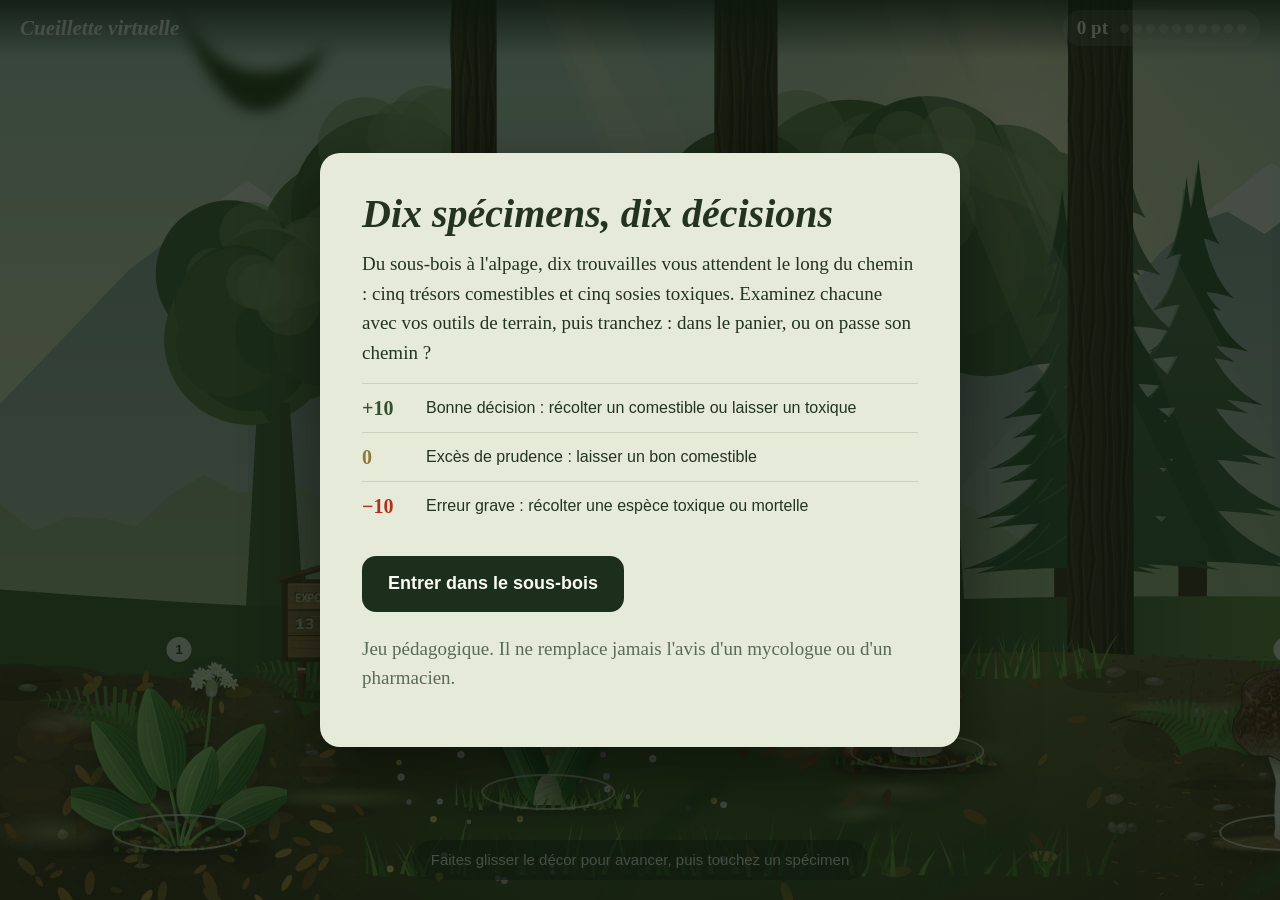
<file: index.html>
<!DOCTYPE html>
<html lang="fr">
<head>
<meta charset="utf-8">
<meta name="viewport" content="width=device-width, initial-scale=1, viewport-fit=cover, user-scalable=no">
<meta name="apple-mobile-web-app-capable" content="yes">
<meta name="apple-mobile-web-app-status-bar-style" content="black-translucent">
<title>Cueillette virtuelle — 10 enquêtes de terrain</title>
<link rel="stylesheet" href="css/style.css">
<link rel="stylesheet" href="css/basket.css">
<link rel="preconnect" href="https://fonts.googleapis.com">
<link rel="preconnect" href="https://fonts.gstatic.com" crossorigin>
<link rel="stylesheet" href="https://fonts.googleapis.com/css2?family=Nunito:wght@800&display=swap">
<link rel="stylesheet" href="css/finale.css">
</head>
<body>

<div id="forest"><div id="world">
  <div class="layer" id="lFar"></div>
  <div class="layer" id="lMid"></div>
  <div class="layer" id="lNear"></div>
  <div class="layer" id="lFront"></div>
</div></div>

<header id="hud">
  <h1>Cueillette virtuelle</h1>
  <div id="tracker" aria-live="polite"><span id="score">0 pt</span><span id="dots"></span></div>
</header>
<div id="hint">Faites glisser le décor pour avancer, puis touchez un spécimen</div>
<div id="flash"></div>

<!-- Panier -->
<div id="basket" class="hidden">
  <div id="tray" aria-hidden="true">
    <div class="trayHead"><h3>Mon panier</h3><span id="trayCount"></span></div>
    <ul id="trayList"></ul>
  </div>
  <button id="basketBtn" aria-expanded="false" aria-controls="tray">
    <svg id="bBack" viewBox="0 0 240 180" aria-hidden="true"></svg>
    <div id="bItems"></div>
    <svg id="bFront" viewBox="0 0 240 180" aria-hidden="true"></svg>
    <span id="bCount" hidden>0</span>
    <span id="bTag">Mon panier <b>▴</b></span>
  </button>
</div>

<section class="overlay open" id="intro" role="dialog" aria-modal="true">
  <div class="sheet">
    <h2>Dix spécimens, dix décisions</h2>
    <p>Du sous-bois à l'alpage, dix trouvailles vous attendent le long du chemin : cinq trésors comestibles et cinq sosies toxiques. Examinez chacune avec vos outils de terrain, puis tranchez : dans le panier, ou on passe son chemin ?</p>
    <ul class="rules">
      <li><b class="pos">+10</b><span>Bonne décision : récolter un comestible ou laisser un toxique</span></li>
      <li><b class="neu">0</b><span>Excès de prudence : laisser un bon comestible</span></li>
      <li><b class="neg">−10</b><span>Erreur grave : récolter une espèce toxique ou mortelle</span></li>
    </ul>
    <button class="btn btn-main" id="startBtn">Entrer dans le sous-bois</button>
    <p class="small" style="margin-top:22px">Jeu pédagogique. Il ne remplace jamais l'avis d'un mycologue ou d'un pharmacien.</p>
  </div>
</section>

<section class="overlay" id="inspect" role="dialog" aria-modal="true">
  <div class="sheet">
    <div id="stage">
      <div id="loupe"><div class="inner"></div><div class="cross"></div></div>
      <div id="scent"><div class="note"></div></div>
      <div id="stageCap"></div>
    </div>
    <div id="panel">
      <p class="eyebrow" id="pStep"></p>
      <h2 id="pTitle"></h2>
      <div id="tools"></div>
      <div id="notesWrap">
        <div id="notesHead"><span>Indices relevés</span><span id="notesCount"></span></div>
        <ul id="notes" aria-live="polite"></ul>
        <button id="notesMore" aria-label="Voir les indices suivants" hidden>↓</button>
      </div>
      <div class="choices">
        <button class="btn btn-pick" id="pickBtn">Récolter</button>
        <button class="btn btn-leave" id="leaveBtn">Laisser</button>
      </div>
    </div>
  </div>
</section>

<section class="overlay" id="verdict" role="dialog" aria-modal="true" aria-live="assertive">
  <div class="sheet" id="vSheet">
    <div class="vh"><div><h2 id="vTitle"></h2><p id="vSub"></p></div><div class="pts" id="vPts"></div></div>
    <div class="vb">
      <p id="vName" style="font-weight:600;margin-bottom:2px"></p>
      <p class="latin" id="vLatin"></p>
      <p id="vMain"></p>
      <p class="why" id="vWhy"></p>
      <button class="btn btn-main" id="nextBtn" style="width:100%">Spécimen suivant</button>
    </div>
  </div>
</section>

<section class="overlay" id="end" role="dialog" aria-modal="true">
  <div class="sheet">
    <div class="endTop">
      <p class="eyebrow">Balade terminée ! Votre score</p>
      <div id="final">0 <span>/ 100</span></div>
      <h2 id="level"></h2>
      <p id="levelTxt"></p>
      <div id="breakdown">
        <div><b id="bOk" style="color:#33512e">0</b><span>décisions justes</span></div>
        <div><b id="bZero" style="color:#8a7a3c">0</b><span>comestibles laissés par prudence</span></div>
        <div><b id="bKo" style="color:#b3301c">0</b><span>intoxications</span></div>
      </div>
    </div>

    <div class="party" id="party">
      <p class="kicker">Maintenant, place au vrai terrain !</p>
      <p class="lead">L'écran vous a appris les bons réflexes. Rien ne remplace pourtant une vraie loupe, une vraie odeur et un vrai spécimen entre les doigts.</p>
      <div class="dancefloor" id="dancefloor">
        <div class="disco" aria-hidden="true"></div>
        <div class="crew" id="crewTop" aria-hidden="true"></div>
        <div class="dateRow" id="dateRow">
          <div class="cal" aria-hidden="true"><div class="calRings"><i></i><i></i></div><div class="calMonth">Octobre</div><div class="calDay">13</div></div>
          <div class="dateTxt">
            <span class="rdv">Rendez-vous le</span>
            <span class="bigDate" id="bigDate">13 octobre</span>
            <span class="expoName">Exposition botanique &amp; mycologique</span>
            <span class="venue">📍 Hall de l'ISPB</span>
          </div>
        </div>
        <div class="crew" id="crewBot" aria-hidden="true"></div>
      </div>
    </div>

    <div class="actions">
      <button class="btn btn-main" id="replayBtn">Refaire une promenade</button>
      <button class="btn btn-leave" id="reviewBtn">Revoir mes erreurs</button>
    </div>
    <div id="review" hidden></div>
  </div>
</section>


<script src="js/draw.js"></script>
<script src="js/art.js"></script>
<script src="js/cuts.js"></script>
<script src="js/data.js"></script>
<script src="js/basket.js"></script>
<script src="js/scene.js"></script>
<script src="js/finale.js"></script>
<script src="js/game.js"></script>
</body>
</html>
</file>
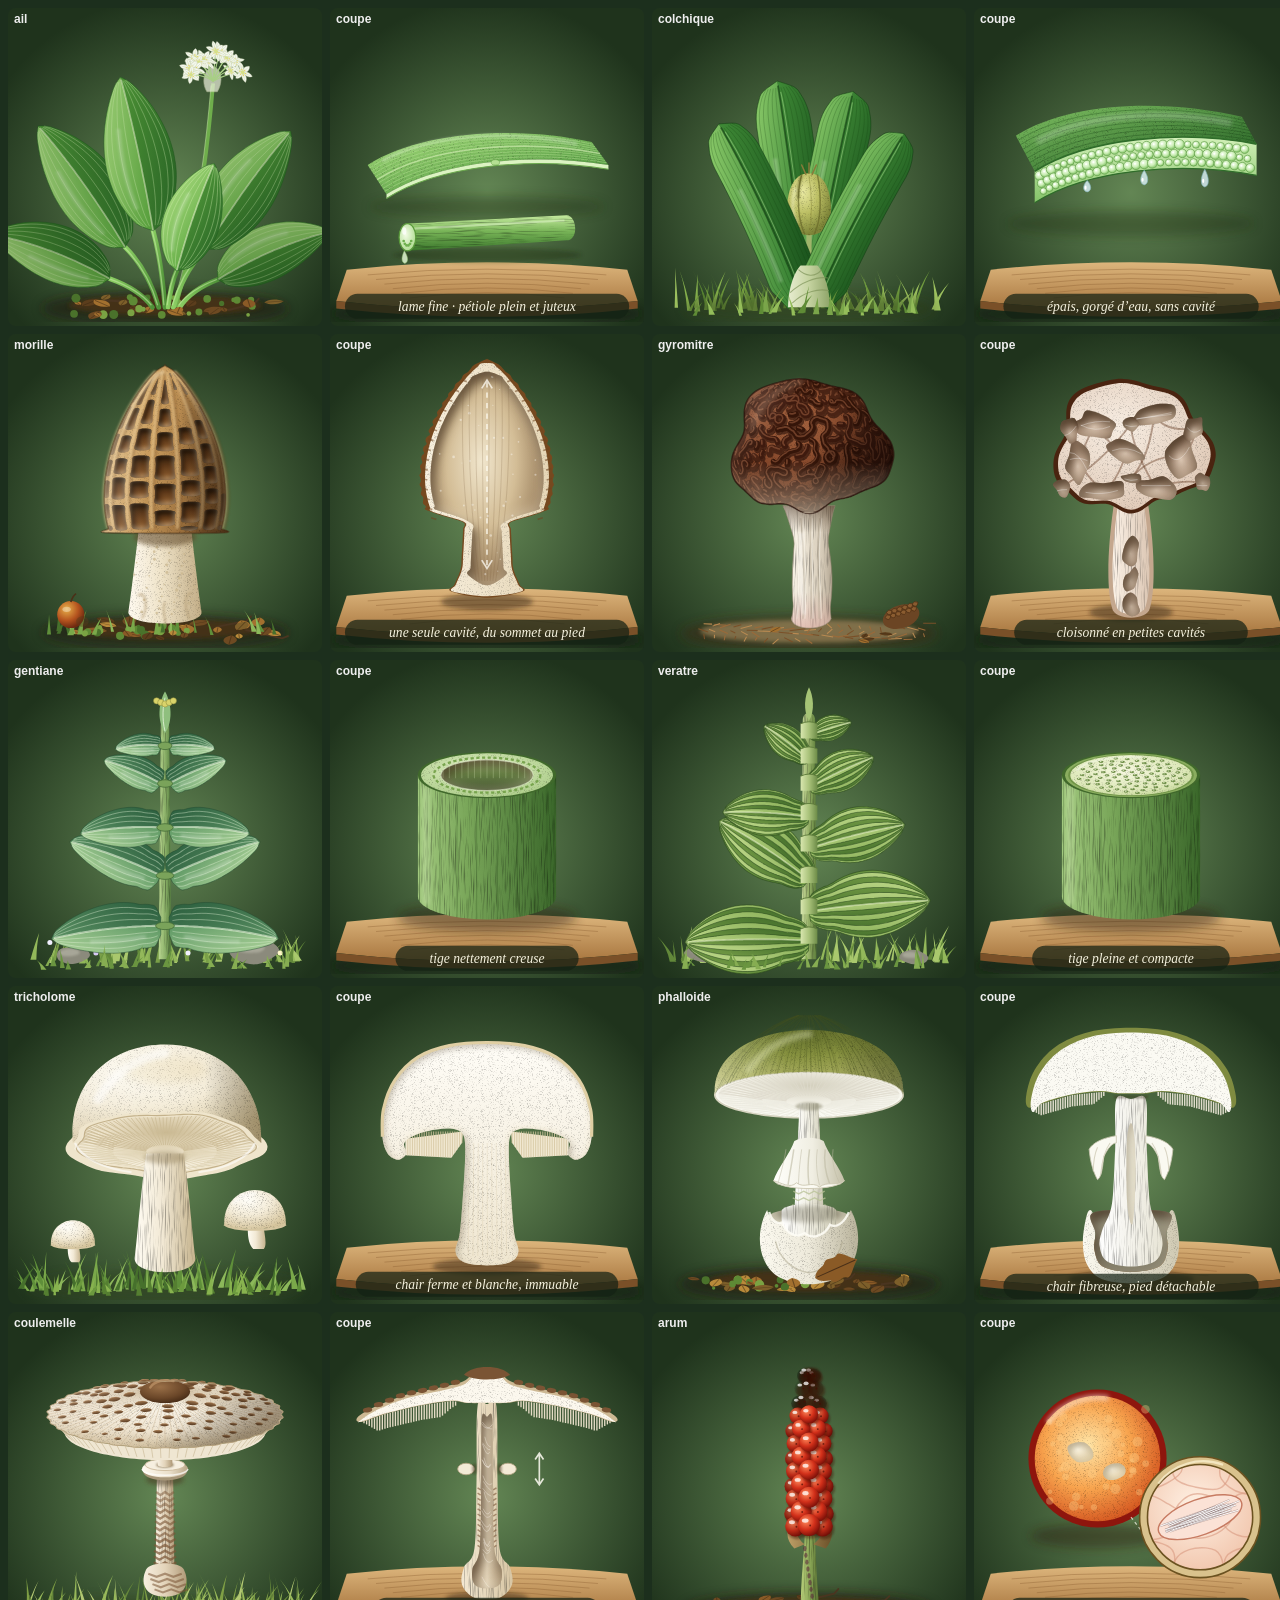
<file: dev/gallery.html>
<!DOCTYPE html>
<html lang="fr"><head><meta charset="utf-8"><title>Galerie des dessins</title>
<style>body{margin:0;background:#1c2f1d;font-family:sans-serif;color:#eee}
.g{display:grid;grid-template-columns:repeat(4,1fr);gap:8px;padding:8px}
.g.one{grid-template-columns:repeat(2,1fr)}
.c{background:radial-gradient(circle at 50% 58%,#638654,#1f331c 80%);aspect-ratio:1;position:relative;border-radius:8px}
.c svg{width:100%;height:100%}.c b{position:absolute;left:6px;top:4px;font-size:12px;z-index:2}</style></head>
<body><div class="g" id="g"></div>
<script>
/* chargement anti-cache : on recharge toujours la dernière version des dessins */
const v=Date.now();
['draw','art','cuts','data'].reduce((p,f)=>p.then(()=>new Promise(res=>{
  const s=document.createElement('script');s.src=`../js/${f}.js?v=${v}`;s.onload=res;document.head.appendChild(s)})),Promise.resolve())
.then(()=>{
  const only=location.hash.slice(1),g=document.getElementById('g');
  if(only)g.classList.add('one');
  g.innerHTML=S.filter(s=>!only||s.k===only).map(s=>
    `<div class="c"><b>${s.k}</b>${svgOf(ART,s.k)}</div><div class="c"><b>coupe</b>${svgOf(CUT,s.k)}</div>`).join('');
});
</script></body></html>
</file>
<file: css/style.css>
:root{
  --moss:#1c2f1d; --moss2:#33512e; --mist:#e6ebd9; --paper:#fcfcf5;
  --amber:#e39a1c; --alert:#b3301c; --ink:#24331f;
  --serif:"Iowan Old Style","Palatino","Book Antiqua",Georgia,serif;
  --sans:-apple-system,BlinkMacSystemFont,"SF Pro Text","Helvetica Neue",Arial,sans-serif;
  --basket:0px;
}
body.playing{--basket:96px}
*{box-sizing:border-box;-webkit-tap-highlight-color:transparent}
html,body{margin:0;height:100%;overflow:hidden;background:var(--moss);color:var(--ink);
  font-family:var(--sans);-webkit-user-select:none;user-select:none;-webkit-touch-callout:none}
button{font:inherit;cursor:pointer;border:0;touch-action:manipulation}
button:active{transform:scale(.975)}
button:focus-visible{outline:3px solid var(--amber);outline-offset:3px}
h1,h2,h3{font-family:var(--serif);font-weight:600;margin:0;line-height:1.15}
[hidden]{display:none!important}

/* ---------- Décor ---------- */
#forest{position:fixed;inset:0;overflow-x:auto;overflow-y:hidden;-webkit-overflow-scrolling:touch;scrollbar-width:none;overscroll-behavior-x:none}
#forest::-webkit-scrollbar{display:none}
#world{position:relative;height:100%;overflow:hidden}
.layer{position:absolute;inset:0;will-change:transform}
.layer svg{width:100%;height:100%;display:block}
#lFront{z-index:4;pointer-events:none}
.spec{position:absolute;transform:translateX(-50%);background:none;padding:0;z-index:3;transition:opacity .6s,transform .6s}
.spec svg{width:100%;height:100%;display:block;filter:drop-shadow(0 7px 7px rgba(0,0,0,.34));
  transform-origin:50% 92%;transition:transform .25s,filter .25s}
/* toute la plante réagit, pas seulement le halo au pied */
.spec:hover svg,.spec:focus-visible svg{transform:scale(1.06) translateY(-4px);
  filter:drop-shadow(0 0 10px rgba(255,246,200,.75)) drop-shadow(0 10px 8px rgba(0,0,0,.34))}
.spec:active svg{transform:scale(.97);transition-duration:.08s}
.spec:focus-visible{outline:none}
.spec::after{content:"";position:absolute;left:50%;bottom:2%;width:60%;height:15%;transform:translateX(-50%);
  border-radius:50%;border:2px solid rgba(252,252,245,.7);animation:halo 2.8s ease-out infinite;pointer-events:none}
.spec.done{opacity:.35;pointer-events:none} .spec.done::after{display:none}
.spec.picked{opacity:0;transform:translateX(-50%) translateY(-30px) scale(.5)}
.num{position:absolute;top:-2px;left:50%;transform:translateX(-50%);background:rgba(252,252,245,.92);color:var(--moss);
  font-size:13px;font-weight:700;width:25px;height:25px;border-radius:50%;display:grid;place-items:center}
@keyframes halo{0%{opacity:.8;transform:translateX(-50%) scale(.65)}100%{opacity:0;transform:translateX(-50%) scale(1.45)}}
#hint{position:fixed;bottom:calc(env(safe-area-inset-bottom) + 20px + var(--basket));left:50%;transform:translateX(-50%);z-index:6;
  color:var(--paper);font-size:15px;background:rgba(20,32,20,.62);padding:10px 18px;border-radius:999px;
  pointer-events:none;transition:opacity .6s;max-width:calc(100vw - 32px);text-align:center;line-height:1.35}

/* ---------- Bandeau ---------- */
#hud{position:fixed;top:0;left:0;right:0;z-index:6;display:flex;align-items:center;justify-content:space-between;gap:14px;
  padding:calc(env(safe-area-inset-top) + 10px) 20px 12px;color:var(--paper);pointer-events:none;
  background:linear-gradient(rgba(16,26,16,.8),rgba(16,26,16,0))}
#hud h1{font-size:21px;font-style:italic}
#tracker{display:flex;align-items:center;gap:12px;background:rgba(252,252,245,.14);padding:7px 14px;border-radius:999px}
#score{font-family:var(--serif);font-size:19px;font-weight:600;white-space:nowrap}
#dots{display:flex;gap:4px}
#dots i{width:9px;height:9px;border-radius:50%;background:rgba(252,252,245,.28)}
#dots i.ok{background:#a8d06a} #dots i.zero{background:#e3c05a} #dots i.ko{background:#e2533d}

/* ---------- Panneaux ---------- */
.overlay{position:fixed;inset:0;z-index:10;display:none;justify-content:center;align-items:flex-start;
  overflow-y:auto;-webkit-overflow-scrolling:touch;overscroll-behavior:contain;
  padding:18px;padding-top:calc(env(safe-area-inset-top) + 14px);padding-bottom:calc(env(safe-area-inset-bottom) + 14px + var(--basket));
  background:rgba(14,24,14,.76)}
.overlay.open{display:flex}
.sheet{background:var(--paper);border-radius:20px;width:100%;max-width:980px;margin:auto 0;
  box-shadow:0 28px 70px rgba(0,0,0,.5);animation:rise .3s cubic-bezier(.2,.8,.2,1)}
@keyframes rise{from{transform:scale(.94);opacity:0}to{transform:none;opacity:1}}

.btn{display:inline-flex;align-items:center;justify-content:center;gap:10px;min-height:56px;padding:0 26px;
  border-radius:14px;font-size:18px;font-weight:600}
.btn-main{background:var(--moss);color:var(--paper)}
.btn-pick{background:var(--amber);color:#3a2605}
.btn-leave{background:transparent;color:var(--moss);box-shadow:inset 0 0 0 2px var(--moss)}

/* Intro */
#intro .sheet{max-width:640px;padding:38px 42px;background:var(--mist)}
#intro h2{font-size:40px;font-style:italic;margin-bottom:12px}
#intro p{font-family:var(--serif);font-size:19px;line-height:1.55;margin:0 0 16px}
.rules{list-style:none;padding:0;margin:0 0 26px;font-size:16px;line-height:1.5}
.rules li{display:flex;align-items:center;gap:12px;padding:9px 0;border-top:1px solid #c9d3b6}
.rules b{font-family:var(--serif);font-size:20px;min-width:52px}
.pos{color:var(--moss2)} .neg{color:var(--alert)} .neu{color:#8a7a3c}
.small{font-size:13px;color:#5c6a54;line-height:1.5}

/* Inspection */
#inspect .sheet{display:grid;grid-template-columns:1.05fr 1fr;overflow:hidden;
  height:min(700px,calc(100vh - 36px - var(--basket)));height:min(700px,calc(100dvh - 36px - var(--basket)))}
#stage{position:relative;background:radial-gradient(circle at 50% 58%,#638654,#1f331c 80%);min-height:0;touch-action:pan-y;overflow:hidden}
#stage::after{content:"";position:absolute;inset:0;box-shadow:inset 0 0 90px rgba(0,0,0,.4);pointer-events:none}
#stage.grab{touch-action:none}
#stage > svg.art{position:absolute;inset:4%;width:92%;height:92%}
#loupe{position:absolute;z-index:2;width:184px;height:184px;border-radius:50%;overflow:hidden;pointer-events:none;display:none;
  border:5px solid #d9c28d;box-shadow:0 0 0 2px #6b5220,0 14px 32px rgba(0,0,0,.55);background:#2f4a2b;
  transform:translate(-50%,-50%)}
#loupe.on{display:block}
#loupe .inner{position:absolute;left:0;top:0;transform-origin:0 0}
#loupe .inner svg{display:block}
#loupe .cross{position:absolute;left:50%;top:50%;width:22px;height:22px;margin:-11px 0 0 -11px;opacity:.5}
#loupe .cross:before,#loupe .cross:after{content:"";position:absolute;background:#fdf6e2}
#loupe .cross:before{left:50%;top:0;width:1.5px;height:100%;margin-left:-.75px}
#loupe .cross:after{top:50%;left:0;height:1.5px;width:100%;margin-top:-.75px}
#scent{position:absolute;z-index:2;inset:0;display:none;place-items:center;background:rgba(18,30,18,.55)}
#scent.on{display:grid}
#scent .note{font-family:var(--serif);font-size:21px;line-height:1.4;color:var(--paper);text-align:center;
  max-width:78%;background:rgba(20,34,20,.74);padding:18px 22px;border-radius:16px}
.waft{position:absolute;width:90px;height:90px;border-radius:50%;border:2px solid rgba(252,252,245,.35);
  animation:waft 3.4s ease-out infinite}
@keyframes waft{0%{transform:scale(.2);opacity:.7}100%{transform:scale(2.4);opacity:0}}
#stageCap{position:absolute;z-index:2;left:14px;right:14px;bottom:10px;text-align:center;color:var(--paper);font-size:13.5px;line-height:1.35;pointer-events:none;text-shadow:0 1px 3px rgba(0,0,0,.6);padding:7px 14px;border-radius:15px;background:rgba(16,26,16,.58)}
#stageCap:empty{display:none}

#panel{padding:24px 24px 0;display:flex;flex-direction:column;min-width:0;min-height:0}
#panel .eyebrow{font-family:var(--serif);font-style:italic;color:#5c6a54;font-size:17px;margin:0 0 2px}
#panel h2{font-size:26px;margin-bottom:14px}
#tools{display:grid;grid-template-columns:repeat(2,1fr);gap:10px;margin-bottom:14px}
.tool{display:flex;align-items:center;gap:9px;min-height:54px;padding:0 12px;border-radius:13px;
  background:var(--mist);color:var(--ink);font-size:15px;font-weight:600;text-align:left;line-height:1.15}
.tool em{font-style:normal;font-size:21px}
.tool .sub{display:block;font-weight:400;font-size:12.5px;color:#6b7663}
.tool.used{background:#f0f2e7;color:#8b9482}

/* Indices défilants */
#notesWrap{position:relative;flex:1;min-height:96px;display:flex;flex-direction:column}
#notesHead{display:flex;align-items:center;justify-content:space-between;font-size:12px;font-weight:700;
  letter-spacing:.08em;text-transform:uppercase;color:#6b7663;margin:0 0 8px}
#notesCount{background:var(--mist);border-radius:999px;padding:2px 9px;letter-spacing:0}
#notes{list-style:none;padding:0 4px 10px 0;margin:0;flex:1;min-height:0;overflow-y:auto;overscroll-behavior:contain;position:relative;
  display:flex;flex-direction:column;gap:9px;font-size:16px;line-height:1.45;scroll-snap-type:y proximity;
  -webkit-mask-image:linear-gradient(to bottom,transparent 0,#000 var(--ft,0px),#000 calc(100% - var(--fb,0px)),transparent 100%);
  mask-image:linear-gradient(to bottom,transparent 0,#000 var(--ft,0px),#000 calc(100% - var(--fb,0px)),transparent 100%)}
#notes li{display:flex;gap:10px;background:#f2f4e8;border-radius:11px;padding:11px 13px;animation:rise .25s;scroll-snap-align:start;
  transition:background .3s,box-shadow .3s;flex:none}
#notes li.cur{background:#fbf2dc;box-shadow:inset 4px 0 0 var(--amber)}
#notes li.ph{color:#5f6b56;font-style:italic;background:#f7f8f0;box-shadow:inset 0 0 0 1.5px #ccd4bd}
#notes em{font-style:normal;font-size:19px}
#notes .k{display:block;font-size:12.5px;color:#6b7663;margin-bottom:1px}
#notes .vig{margin:10px 0 2px;padding:0}
#notes .vig svg{display:block;width:100%;max-width:170px;border-radius:12px;background:radial-gradient(circle at 50% 62%,#6d8c5c,#2c4527)}
#notes .vig figcaption{margin-top:5px;font-size:12.5px;line-height:1.35;font-style:italic;color:#6b7663;max-width:280px}
#notesMore{position:absolute;right:8px;bottom:8px;width:34px;height:34px;border-radius:50%;background:var(--moss);color:var(--paper);
  font-size:17px;display:grid;place-items:center;box-shadow:0 4px 10px rgba(0,0,0,.25);animation:nudge 1.4s ease-in-out infinite}
@keyframes nudge{50%{transform:translateY(3px)}}
.choices{display:flex;gap:12px;padding:12px 0 18px;background:var(--paper);box-shadow:0 -14px 18px -14px rgba(28,47,29,.3)}
.choices .btn{flex:1;padding:0 10px;font-size:17px}

/* Verdict */
#verdict .sheet{max-width:620px;overflow:hidden}
.vh{padding:24px 30px 20px;color:var(--paper);display:flex;align-items:center;gap:16px}
.vh h2{font-size:27px} .vh p{margin:4px 0 0;font-size:15.5px;opacity:.92}
.vh .pts{font-family:var(--serif);font-size:38px;font-weight:600;margin-left:auto;white-space:nowrap}
.vb{padding:22px 30px 26px;font-size:17px;line-height:1.6}
.vb p{margin:0 0 15px}
.vb .latin{font-family:var(--serif);font-style:italic;color:#5c6a54;font-size:17px;margin:-8px 0 14px}
.vb .why{background:#eef2e2;border-left:5px solid var(--moss2);padding:13px 17px;border-radius:0 12px 12px 0;
  font-family:var(--serif);font-size:18px}
.ok .vh{background:var(--moss2)} .zero .vh{background:#8a7a3c} .ko .vh{background:var(--alert)}
.ko .why{border-color:var(--alert)}
#flash{position:fixed;inset:0;z-index:9;background:rgba(190,30,18,.5);pointer-events:none;opacity:0}
#flash.go{animation:flash .85s ease-out}
@keyframes flash{0%{opacity:0}14%{opacity:1}100%{opacity:0}}
.spore{position:fixed;z-index:20;width:11px;height:11px;border-radius:50%;pointer-events:none;animation:burst 1.1s ease-out forwards}
@keyframes burst{to{transform:translate(var(--dx),var(--dy)) scale(.25);opacity:0}}

@media (max-width:860px),(orientation:portrait){
  /* la fiche descend jusqu'en bas et passe devant le panier, pour que Récolter / Laisser tiennent */
  #inspect{z-index:13;padding-bottom:calc(env(safe-area-inset-bottom) + 12px)}
  #inspect .sheet{grid-template-columns:1fr;grid-template-rows:minmax(0,34%) minmax(0,1fr);
    height:calc(100vh - 26px - env(safe-area-inset-top) - env(safe-area-inset-bottom));
    height:calc(100dvh - 26px - env(safe-area-inset-top) - env(safe-area-inset-bottom))}
  #panel h2{margin-bottom:10px}
  #panel{padding:16px 16px 0}
  #panel .eyebrow{font-size:15px}
  #panel h2{font-size:21px}
  #tools{grid-template-columns:repeat(4,1fr);gap:6px;margin-bottom:10px}
  .tool{flex-direction:column;justify-content:center;gap:2px;min-height:58px;padding:4px;text-align:center;font-size:12.5px}
  .tool .sub{display:none}
  #notes{font-size:15px}
  #intro .sheet{padding:28px 24px}
  #intro h2{font-size:32px}
  #hud h1{font-size:18px}
}
/* téléphones peu hauts (barres du navigateur comprises) : on compacte la fiche pour garder les boutons visibles */
@media (max-width:860px) and (max-height:700px),(orientation:portrait) and (max-height:700px){
  #inspect{padding-top:calc(env(safe-area-inset-top) + 8px);padding-bottom:calc(env(safe-area-inset-bottom) + 8px)}
  #inspect .sheet{grid-template-rows:minmax(0,30%) minmax(0,1fr);
    height:calc(100vh - 16px - env(safe-area-inset-top) - env(safe-area-inset-bottom));
    height:calc(100dvh - 16px - env(safe-area-inset-top) - env(safe-area-inset-bottom))}
  #stageCap{font-size:12px;bottom:6px}
  #panel{padding:10px 14px 0}
  #panel .eyebrow{font-size:13px}
  #panel h2{font-size:18px;margin-bottom:8px}
  #tools{margin-bottom:8px}
  .tool{min-height:46px;font-size:11.5px}
  .tool em{font-size:17px}
  #notesWrap{min-height:52px}
  #notesHead{margin-bottom:5px}
  #notes{font-size:14px;gap:6px}
  #notes li{padding:8px 11px}
  .choices{padding:8px 0 10px}
  .choices .btn{min-height:46px;font-size:16px}
}
@media (prefers-reduced-motion:reduce){*{animation:none!important;transition:none!important}}
</file>
<file: css/basket.css>
/* ---------- Panier en osier ---------- */
#basket{position:fixed;left:50%;bottom:0;z-index:12;width:210px;transform:translate(-50%,34%);
  transition:transform .55s cubic-bezier(.3,1.35,.5,1)}
#basket.open{transform:translate(-50%,4%)}
#basket.catch:not(.open){transform:translate(-50%,6%)}
#basket.hidden{transform:translate(-50%,150%);transition-timing-function:ease-in}
#basketBtn{position:relative;display:block;width:100%;aspect-ratio:240/180;background:none;padding:0;
  filter:drop-shadow(0 10px 14px rgba(0,0,0,.45))}
#basketBtn:active{transform:none}
#basketBtn > svg{position:absolute;inset:0;width:100%;height:100%;overflow:visible}
#bItems{position:absolute;left:10%;right:10%;top:0;height:62%;pointer-events:none}
.bIt{position:absolute;bottom:0;width:48%;aspect-ratio:1;transform:translateX(-50%) rotate(var(--r));transform-origin:50% 90%}
.bIt svg{width:100%;height:100%;display:block;filter:drop-shadow(0 3px 3px rgba(0,0,0,.35))}
.bIt.new{animation:dropIn .7s cubic-bezier(.3,1.6,.5,1) both}
@keyframes dropIn{from{transform:translateX(-50%) translateY(-50px) rotate(var(--r)) scale(.5);opacity:0}}
#bCount{position:absolute;right:2%;top:10%;z-index:3;min-width:30px;height:30px;padding:0 8px;border-radius:15px;
  background:var(--amber);color:#3a2605;font-weight:800;font-size:15px;display:grid;place-items:center;
  box-shadow:0 3px 8px rgba(0,0,0,.35),inset 0 0 0 2px #fff3d0}
#bTag{position:absolute;left:50%;top:67%;transform:translateX(-50%);z-index:3;white-space:nowrap;
  font-family:var(--serif);font-style:italic;font-size:14px;color:#fff3d6;text-shadow:0 1px 3px rgba(0,0,0,.8)}
#bTag b{display:inline-block;margin-left:4px;transition:transform .4s}
#basket.open #bTag b{transform:rotate(180deg)}
#basket.bump #basketBtn{animation:bump .55s}
@keyframes bump{30%{transform:scale(1.12,.88)}60%{transform:scale(.95,1.06)}}

#tray{position:absolute;left:50%;bottom:calc(100% - 30px);width:min(calc(100vw - 32px),440px);
  transform:translateX(-50%);background:var(--paper);border-radius:20px;box-shadow:0 22px 50px rgba(0,0,0,.5);
  padding:0 14px 40px;max-height:min(62vh,540px);display:flex;flex-direction:column;overflow:hidden;
  clip-path:inset(100% 0 0 0 round 20px);opacity:0;pointer-events:none;
  transition:clip-path .55s cubic-bezier(.2,.8,.2,1),opacity .25s}
#basket.open #tray{clip-path:inset(0 0 0 0 round 20px);opacity:1;pointer-events:auto}
.trayHead{display:flex;justify-content:space-between;align-items:baseline;margin:0 -14px 12px;padding:14px 18px 12px;color:#fff3d6;
  background:repeating-linear-gradient(45deg,#b27a3c 0 7px,#94602c 7px 14px),#a06a32;box-shadow:inset 0 -3px 0 rgba(0,0,0,.2)}
.trayHead h3{font-size:22px;font-style:italic;text-shadow:0 1px 2px rgba(0,0,0,.5)}
#trayCount{font-size:14px;font-weight:600;text-shadow:0 1px 2px rgba(0,0,0,.5)}
#trayList{list-style:none;margin:0;padding:0;overflow-y:auto;overscroll-behavior:contain;display:flex;flex-direction:column;gap:8px}
#trayList li{display:flex;align-items:center;gap:12px;background:#f2f4e8;border-radius:13px;padding:6px 14px 6px 6px}
#trayList .th{width:56px;height:56px;border-radius:10px;background:radial-gradient(circle at 50% 60%,#6d8c5c,#2c4527);flex:none}
#trayList .th svg{width:100%;height:100%;display:block}
#trayList .nm{flex:1;min-width:0;line-height:1.25}
#trayList .nm b{display:block;font-size:15.5px}
#trayList .nm i{font-family:var(--serif);font-size:14px;color:#5c6a54}
#trayList em{font-style:normal;font-family:var(--serif);font-weight:600;font-size:20px;text-align:right;color:var(--moss2)}
#trayList small{display:block;font-family:var(--sans);font-size:10.5px;font-weight:700;letter-spacing:.06em;text-transform:uppercase}
#trayList li.bad{background:#fbe8e2}
#trayList li.bad em{color:var(--alert)}
#trayList li.empty{font-style:italic;color:#6b7663;padding:14px;line-height:1.45}
.flyer{position:fixed;z-index:14;pointer-events:none}
.flyer svg{width:100%;height:100%;display:block;filter:drop-shadow(0 12px 14px rgba(0,0,0,.45))}
@media (max-width:600px){
  #basket{width:152px;transform:translate(-50%,42%)}
  #basket.open{transform:translate(-50%,6%)}
  #basket.catch:not(.open){transform:translate(-50%,8%)}
  #bTag{font-size:12.5px}
}
</file>
<file: css/finale.css>
/* ---------- Bilan & fête finale ---------- */
#end .sheet{max-width:780px;padding:0;overflow:hidden;background:var(--mist)}
.endTop{padding:34px 38px 26px}
#end .eyebrow{font-family:var(--serif);font-style:italic;color:#5c6a54;font-size:18px;margin:0}
#final{font-size:60px;font-family:var(--serif);font-weight:600;line-height:1;margin:6px 0 2px}
#final span{font-size:24px;color:#6b7663}
#level{font-family:var(--serif);font-size:30px;margin:14px 0 6px}
#levelTxt{font-size:17px;line-height:1.5;margin:0 0 22px;color:#3d4a38}
#breakdown{display:grid;grid-template-columns:repeat(3,1fr);gap:12px}
#breakdown div{background:var(--paper);border-radius:14px;padding:15px}
#breakdown b{display:block;font-family:var(--serif);font-size:34px;line-height:1}
#breakdown span{font-size:14px;color:#4a5842}

.party{position:relative;overflow:hidden;color:#fdf7e6;padding:36px 38px 0;
  background:radial-gradient(120% 70% at 50% 0%,#3d6130 0%,#1b2d15 55%,#0e180b 100%)}
.kicker{position:relative;font-family:var(--serif);font-style:italic;font-size:21px;color:#ffd37a;margin:0 0 6px}
.party .lead{position:relative;font-family:var(--serif);font-size:19px;line-height:1.5;margin:0 0 24px;color:#e9efd9}

.dateRow{position:relative;display:flex;align-items:center;gap:28px;padding:24px 26px;border-radius:24px;
  background:rgba(255,255,255,.06);
  border:1.5px solid rgba(255,211,122,.45);box-shadow:0 0 50px rgba(255,184,48,.2),inset 0 0 40px rgba(255,184,48,.12)}
.party.pop .dateRow{animation:popIn .9s cubic-bezier(.2,1.6,.4,1) both}
@keyframes popIn{0%{transform:scale(.7) rotate(-3deg);opacity:0}100%{transform:none;opacity:1}}

.cal{flex:none;width:122px;background:#fffdf4;border-radius:14px;overflow:visible;position:relative;color:#2a1d10;text-align:center;
  box-shadow:0 14px 26px rgba(0,0,0,.5);transform-origin:50% -8px;animation:swing 2.4s ease-in-out infinite}
@keyframes swing{0%,100%{transform:rotate(-7deg)}50%{transform:rotate(7deg)}}
.calRings{position:absolute;top:-9px;left:0;right:0;display:flex;justify-content:space-around;z-index:2}
.calRings i{width:10px;height:22px;border-radius:5px;background:linear-gradient(90deg,#8a8a8a,#f4f4f4,#8a8a8a);box-shadow:0 2px 3px rgba(0,0,0,.4)}
.calMonth{background:linear-gradient(#ea5a42,#b3301c);color:#fff;font-weight:800;letter-spacing:.14em;text-transform:uppercase;
  font-size:14px;padding:18px 0 7px;border-radius:14px 14px 0 0}
.calDay{font-family:var(--serif);font-size:68px;font-weight:700;line-height:1;padding:8px 0 12px;
  background:repeating-linear-gradient(#fffdf4 0 22px,#f1ecdc 22px 23px);border-radius:0 0 14px 14px}

.dateTxt{display:flex;flex-direction:column;min-width:0}
.rdv{font-size:14px;font-weight:800;letter-spacing:.18em;text-transform:uppercase;color:#cfe3b0}
.bigDate{font-family:var(--serif);font-weight:700;font-size:clamp(44px,8.6vw,80px);line-height:1.04;margin:4px 0 8px;white-space:nowrap}
.bigDate .ch{display:inline-block;color:#ffd37a;animation:jump 1.8s ease-in-out infinite;
  animation-delay:calc(var(--i) * .09s);text-shadow:0 5px 0 rgba(0,0,0,.35)}
.bigDate .sp{display:inline-block;width:.26em}
@keyframes jump{0%,45%,100%{transform:translateY(0) rotate(0)}22%{transform:translateY(-.2em) rotate(-5deg) scale(1.08)}}
.expoName{font-size:19px;font-weight:700;color:#fff}
.venue{margin-top:6px;font-size:16px;font-weight:700;color:#ffd37a}

/* Piste disco : les danseurs entourent la date (3 au-dessus, 3 au-dessous) */
.dancefloor{position:relative;margin:0 -38px;padding:70px 26px 18px;overflow:hidden;
  background:
    radial-gradient(60% 45% at 50% 50%,rgba(255,211,122,.18),transparent 70%),
    linear-gradient(to top,rgba(0,0,0,.35),transparent 40%),
    conic-gradient(#24401f 25%,#35592c 0 50%,#24401f 0 75%,#35592c 0) 0 0/40px 40px}
.dancefloor::before{content:"";position:absolute;inset:0;pointer-events:none;
  background:radial-gradient(circle at 50% 50%,rgba(255,197,61,.28),transparent 55%);animation:floorGlow .47s ease-in-out infinite alternate}
@keyframes floorGlow{from{opacity:.35}to{opacity:1}}
/* boule à facettes : sphère argentée quadrillée de miroirs, qui tourne et scintille */
.disco{position:absolute;top:10px;left:50%;width:52px;height:52px;margin-left:-26px;z-index:2}
.disco::before{content:"";position:absolute;left:50%;bottom:100%;width:2px;height:40px;margin-left:-1px;background:#bbb}
.disco::after{content:"";position:absolute;inset:0;border-radius:50%;
  background:
    radial-gradient(circle at 32% 28%,rgba(255,255,255,.95) 0 6%,transparent 16%),
    radial-gradient(circle at 50% 50%,transparent 45%,rgba(0,0,0,.5) 100%),
    repeating-linear-gradient(0deg,rgba(40,48,56,.75) 0 1px,transparent 1px 7px),
    repeating-linear-gradient(90deg,rgba(40,48,56,.75) 0 1px,transparent 1px 7px),
    conic-gradient(#fff,#8d99a6,#e9eef2,#6f7b88,#fff,#aab4be,#fff);
  box-shadow:0 0 22px 4px rgba(255,255,255,.45);animation:discoSpin 1.88s linear infinite}
.sparkle{position:absolute;z-index:2;color:#fff;font-size:14px;line-height:1;pointer-events:none;
  text-shadow:0 0 6px #fff;animation:twinkle 1.2s ease-in-out infinite}
@keyframes twinkle{0%,100%{opacity:0;transform:scale(.4) rotate(0)}50%{opacity:1;transform:scale(1.1) rotate(45deg)}}
@keyframes discoSpin{to{background-position:0 0,0 0,0 0,28px 0,0 0}}

.crew{position:relative;z-index:1;display:flex;justify-content:space-around;align-items:flex-end}
#crewTop{margin-bottom:-6px}
#crewBot{margin-top:10px}
.dancefloor .dateRow{z-index:1;margin:0 auto;max-width:560px;background:rgba(14,24,11,.72);backdrop-filter:blur(3px)}

.dancer{position:relative;width:24%;max-width:112px;transform-origin:50% 100%;cursor:pointer;overflow:visible;
  filter:drop-shadow(0 8px 6px rgba(0,0,0,.45))}
/* chaque danseur a son pas, sur un même tempo (~128 bpm) */
.d0{animation:disco .94s ease-in-out infinite}
.d1{animation:shimmy .47s ease-in-out infinite alternate}
.d2{animation:flip 2.82s cubic-bezier(.3,.7,.4,1) infinite}
.d3{animation:moonwalk 1.88s ease-in-out infinite}
.d4{animation:groove .94s ease-in-out infinite}
.d5{animation:spin 1.88s cubic-bezier(.5,0,.3,1) infinite}
@keyframes disco{0%,100%{transform:translateY(0) rotate(-14deg)}25%{transform:translateY(-14px) rotate(0) scale(.96,1.06)}50%{transform:translateY(0) rotate(14deg)}75%{transform:translateY(-14px) rotate(0) scale(.96,1.06)}}
@keyframes shimmy{from{transform:skewX(14deg) translateX(-6px) scale(1.04,.95)}to{transform:skewX(-14deg) translateX(6px) translateY(-10px) scale(.97,1.05)}}
@keyframes flip{0%,55%{transform:translateY(0)}65%{transform:translateY(4px) scale(1.12,.84)}82%{transform:translateY(-60px) rotate(360deg)}94%{transform:translateY(0) rotate(360deg) scale(1.1,.9)}100%{transform:rotate(360deg)}}
@keyframes moonwalk{0%,100%{transform:translateX(-18px) skewX(-8deg)}50%{transform:translateX(18px) skewX(-8deg)}25%,75%{transform:translateX(0) translateY(-6px) skewX(-8deg)}}
@keyframes groove{0%,100%{transform:translateX(0) skewX(0)}25%{transform:translateX(-10px) skewX(12deg) translateY(-8px)}75%{transform:translateX(10px) skewX(-12deg) translateY(-8px)}}
@keyframes spin{0%,40%{transform:scaleX(1)}50%{transform:scaleX(-1) translateY(-12px)}60%,90%{transform:scaleX(-1)}100%{transform:scaleX(1)}}
.dancer.yay{animation:yay .7s cubic-bezier(.3,1.5,.5,1)}
@keyframes yay{50%{transform:translateY(-50px) scale(1.2) rotate(-12deg)}}
.dancer .arm{transform-box:fill-box;animation:wave .235s ease-in-out infinite alternate}
.dancer .arm.l{transform-origin:100% 100%}
.dancer .arm.r{transform-origin:0 100%;animation-delay:-.235s}
.d0 .arm.l,.d3 .arm.l{animation:point .94s steps(1) infinite}
@keyframes wave{from{transform:rotate(-40deg)}to{transform:rotate(34deg)}}
@keyframes point{0%{transform:rotate(-70deg)}50%{transform:rotate(30deg)}}
.dancer .foot{transform-box:fill-box;transform-origin:50% 50%;animation:tap .235s ease-in-out infinite alternate}
.dancer .foot.r{animation-delay:-.235s}
@keyframes tap{to{transform:translateY(-4px) rotate(-12deg)}}
.dancer .eyes{transform-box:fill-box;transform-origin:50% 50%;animation:blink 3.2s infinite}
@keyframes blink{0%,92%,100%{transform:scaleY(1)}95%{transform:scaleY(.1)}}
.mnote{position:absolute;bottom:40%;font-size:24px;color:#ffd37a;opacity:0;animation:floatUp 3.6s ease-out infinite;pointer-events:none}
.mnote:nth-child(odd){color:#ff9fc6}
@keyframes floatUp{0%{transform:translateY(0) rotate(-10deg);opacity:0}15%{opacity:1}100%{transform:translateY(-160px) rotate(25deg);opacity:0}}
@media (prefers-reduced-motion:reduce){.dancer,.dancer *,.disco::after,.sparkle,.dancefloor::before,.mnote,.bigDate .ch,.cal{animation:none!important}}

#end .actions{display:flex;gap:12px;padding:26px 38px 30px}
#review{padding:0 38px 32px;font-size:16px;line-height:1.6}
#review h3{margin-bottom:10px}
#review p{margin:0 0 12px}
#review span{color:#6b7663}

@media (max-width:860px),(orientation:portrait){
  .endTop,.party{padding-left:22px;padding-right:22px}
  #end .actions{padding:22px;flex-direction:column}
  #review{padding:0 22px 26px}
  #breakdown{gap:8px}
  #breakdown div{padding:12px 10px}
  #breakdown b{font-size:28px}
  #breakdown span{font-size:12.5px}
  #final{font-size:48px}
  /* téléphone : tout le bloc fête doit tenir sans défiler */
  .party{padding-top:24px}
  .kicker{font-size:18px}
  .party .lead{font-size:15px;margin-bottom:14px}
  .dateRow{flex-direction:row;text-align:left;gap:14px;padding:14px}
  .cal{width:72px;border-radius:10px}
  .calMonth{font-size:10px;padding:12px 0 4px;border-radius:10px 10px 0 0}
  .calDay{font-size:38px;padding:4px 0 6px;background:#fffdf4;border-radius:0 0 10px 10px}
  .calRings{top:-6px}.calRings i{width:7px;height:14px}
  .rdv{font-size:11px}
  .bigDate{font-size:clamp(30px,10vw,44px);margin:2px 0 4px}
  .expoName{font-size:14px}
  .venue{font-size:13px;margin-top:3px}
  .dancefloor{margin:0 -22px;padding:52px 10px 8px}
  .disco{width:40px;height:40px;margin-left:-20px;top:6px}
  .dancer{width:21%;max-width:84px}
  #crewTop{margin-bottom:-4px}#crewBot{margin-top:6px}
  #end .actions{padding:16px 22px}
}
</file>
